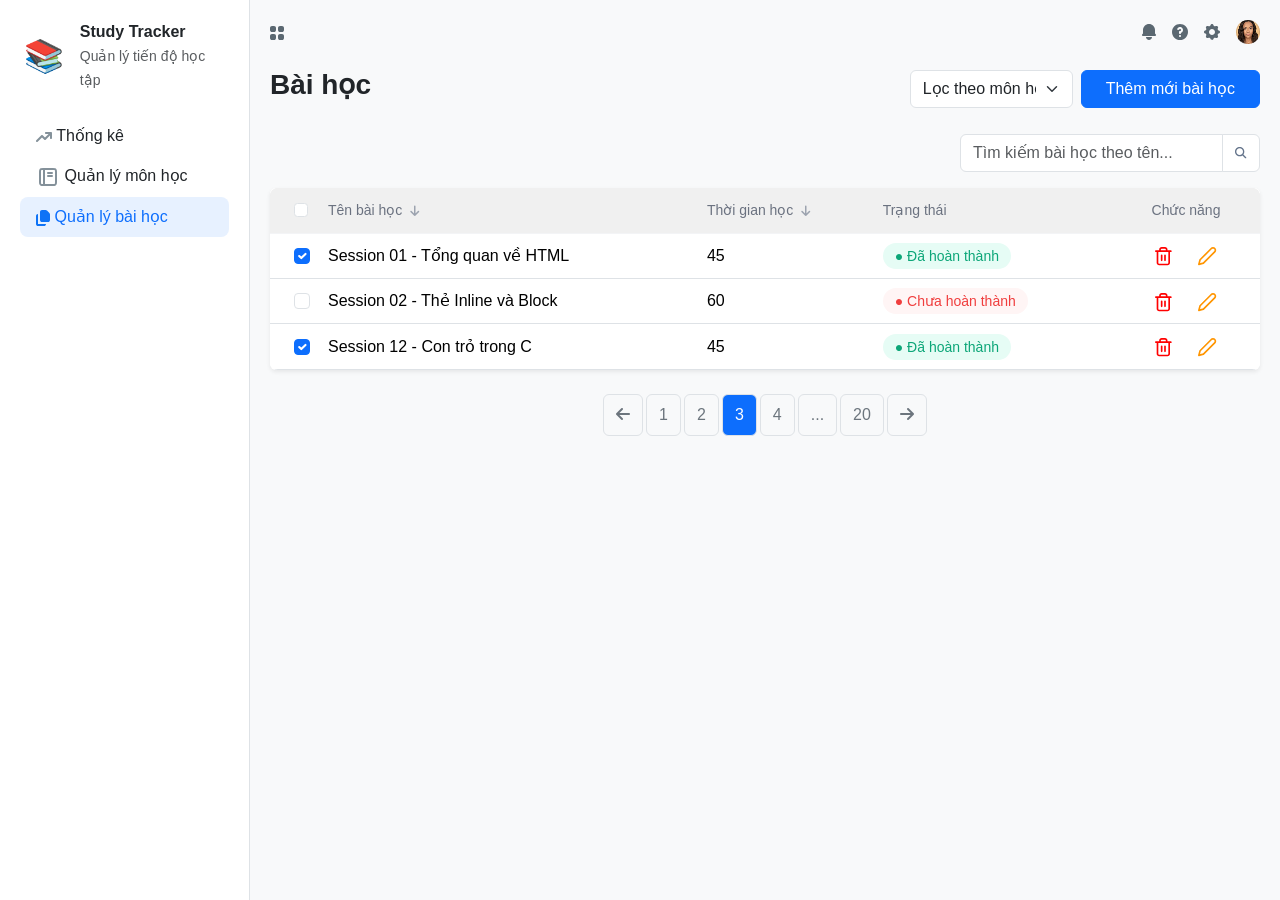
<file: Project_103B/pages/lession.html>
<!doctype html>
<html lang="vi">

<head>
  <meta charset="UTF-8" />
  <meta name="viewport" content="width=device-width, initial-scale=1.0" />
  <title>Study Tracker - Quản lý bài học</title>
  <link href="https://cdn.jsdelivr.net/npm/bootstrap@5.3.0/dist/css/bootstrap.min.css" rel="stylesheet" />
  <link rel="stylesheet" href="https://cdnjs.cloudflare.com/ajax/libs/font-awesome/6.4.0/css/all.min.css" />
  <link rel="stylesheet" href="../css/lession.css" />
</head>

<body>
  <div class="sidebar">
    <div class="d-flex align-items-center mb-4">
      <div class="logo-icon">📚</div>
      <div>
        <strong class="d-block">Study Tracker</strong>
        <small class="text-muted">Quản lý tiến độ học tập</small>
      </div>
    </div>
    <ul class="nav flex-column">
      <li class="nav-item">
        <a href="#" class="nav-link text-dark"><img src="../assets/icons/Vector.svg" alt="vector"> Thống kê</a>
      </li>
      <li class="nav-item">
        <a href="../pages/subject.html" class="nav-link text-dark"><img src="../assets/icons/subject.svg"
            alt="subject"></i> Quản lý môn học</a>
      </li>
      <li class="nav-item">
        <a href="../pages/lession.html" class="nav-link active"><img src="../assets/icons/blue-lession.svg"
            alt="blue-lession"> Quản lý bài học</a>
      </li>
    </ul>
  </div>

  <div class="main-content">
    <div class="d-flex justify-content-between align-items-center mb-4">
      <div class="grid-icon">
        <img src="../assets/icons/menu.svg" alt="Menu">
      </div>
      <div class="d-flex align-items-center gap-3">
           <img src="../assets/icons/notification.svg" alt="notification">
        <img src="../assets/icons/infor.svg" alt="i4">
        <img src="../assets/icons/setting.svg" alt="setting">
        <img src="../assets/images/Avatar w. photo.png" alt="avt">
      </div>
    </div>

    <div class="row mb-4 align-items-center">
      <div class="col-md-4">
        <h3 class="fw-bold">Bài học</h3>
      </div>
      <div class="col-md-8 d-flex justify-content-end gap-2">
        <select class="form-select w-25">
          <option>Lọc theo môn học</option>
          <option value="Session 01">Session 01 - Tổng quan về HTML</option>
          <option value="Session 02">Session 02 - Thẻ Inline và Block</option>
          <option value="Session 12">Session 12 - Thẻ Inline và Block</option>
        </select>
        <button class="btn btn-primary px-4">Thêm mới bài học</button>
      </div>
    </div>
    <div class="mb-3">
      <div class="input-group ms-auto" style="width: 300px">
        <input type="text" class="form-control" placeholder="Tìm kiếm bài học theo tên..." />
        <span class="input-group-text bg-white"><img src="../assets/icons/search.svg" alt="search"></span>
      </div>
    </div>
    <div class="card border-0 shadow-sm">
      <table class="table align-middle mb-0">
        <thead class="table-light">
          <tr class="text-muted" style="font-size: 0.9rem">
            <th class="ps-4" style="width: 50px">
              <input type="checkbox" class="form-check-input" />
            </th>
            <th>Tên bài học <i class="fa-solid fa-arrow-down ms-1"></i></th>
            <th>Thời gian học <i class="fa-solid fa-arrow-down ms-1"></i></th>
            <th>Trạng thái</th>
            <th class="text-center">Chức năng</th>
          </tr>
        </thead>
        <tbody>
          <tr>
            <td class="ps-4">
              <input type="checkbox" class="form-check-input" checked />
            </td>
            <td>Session 01 - Tổng quan về HTML</td>
            <td>45</td>
            <td><span class="status-active">● Đã hoàn thành</span></td>
            <td class="text-center">
              <button class="btn-action btn-delete">
                <img src="../assets/icons/rubbish.svg" alt="rubbish">
              </button>
              <button class="btn-action btn-edit">
                <img src="../assets/icons/pen.svg" alt="pen">
              </button>
            </td>
          </tr>
          <tr>
            <td class="ps-4">
              <input type="checkbox" class="form-check-input" />
            </td>
            <td>Session 02 - Thẻ Inline và Block</td>
            <td>60</td>
            <td><span class="status-inactive">● Chưa hoàn thành</span></td>
            <td class="text-center">
              <button class="btn-action btn-delete">
                <img src="../assets/icons/rubbish.svg" alt="rubbish">
              </button>
              <button class="btn-action btn-edit">
                <img src="../assets/icons/pen.svg" alt="pen">
              </button>
            </td>
          </tr>
          <tr>
            <td class="ps-4">
              <input type="checkbox" class="form-check-input" checked/>
            </td>
            <td>Session 12 - Con trỏ trong C</td>
            <td>45</td>
            <td><span class="status-active">● Đã hoàn thành</span></td>
            <td class="text-center">
              <button class="btn-action btn-delete">
                <img src="../assets/icons/rubbish.svg" alt="rubbish">
              </button>
              <button class="btn-action btn-edit">
                <img src="../assets/icons/pen.svg" alt="pen">
              </button>
            </td>
          </tr>
        </tbody>
      </table>
    </div>

    <nav class="mt-4">
      <ul class="pagination justify-content-center border-0 gap-1">
        <li class="page-item">
          <a class="page-link border rounded" href="#"><i class="fa-solid fa-arrow-left"></i></a>
        </li>
        <li class="page-item">
          <a class="page-link border rounded" href="#">1</a>
        </li>
        <li class="page-item">
          <a class="page-link border rounded" href="#">2</a>
        </li>
        <li class="page-item active">
          <a class="page-link border rounded" href="#">3</a>
        </li>
        <li class="page-item">
          <a class="page-link border rounded" href="#">4</a>
        </li>
        <li class="page-item">
          <a class="page-link border rounded" href="#">...</a>
        </li>
        <li class="page-item">
          <a class="page-link border rounded" href="#">20</a>
        </li>
        <li class="page-item">
          <a class="page-link border rounded" href="#"><i class="fa-solid fa-arrow-right"></i></a>
        </li>
      </ul>
    </nav>
  </div>
</body>

</html>
</file>
<file: Project_103B/css/lession.css>
body {
  background-color: #f8f9fa;
  font-family: sans-serif;
}

.logo-icon {
  font-size: 32px;
  margin-right: 12px;
  display: flex;
  align-items: center;
  justify-content: center;
  width: 48px;
  height: 48px;
}

.sidebar {
  width: 250px;
  height: 100vh;
  background: #fff;
  border-right: 1px solid #dee2e6;
  position: fixed;
  padding: 20px;
}

.main-content {
  margin-left: 250px;
  padding: 20px;
}

.table thead.table-light {
    background-color: rgb(240, 240, 240) !important;
}

.table thead th {
    background-color: rgb(240, 240, 240) !important; 
    color: #6b7280;           
    font-weight: 500;         
    font-size: 0.875rem;       
    text-transform: none;      
    border-bottom: 1px solid #f3f4f6; 
    padding-top: 12px;
    padding-bottom: 12px;
}

.table thead th i {
    color: #9ca3af;
    font-size: 0.75rem;
}

.status-active {
  background-color: #e6fcf5;
  color: #0ca678;
  border-radius: 20px;
  padding: 5px 12px;
  font-size: 14px;
}
.status-inactive {
  background-color: #fff5f5;
  color: #f03e3e;
  border-radius: 20px;
  padding: 5px 12px;
  font-size: 14px;
}

.nav-link.active {
  background-color: #e7f1ff;
  color: #0d6efd;
  border-radius: 8px;
}
.table {
  background: #fff;
  border-radius: 8px;
  overflow: hidden;
}

.btn-action {
  border: none;
  background: none;
  margin: 0 5px;
}
.btn-edit {
  color: #fcc419;
}
.btn-delete {
  color: #ff6b6b;
}

.pagination .page-link {
  color: #6c757d;
  background-color: transparent;
  border: 1px solid #dee2e6;
  padding: 8px 12px;
  font-weight: 500;
}

.pagination .page-item.active .page-link {
  background-color: #0d6efd;
  border-color: #0d6efd;
  color: #fff;
}

.table tbody tr:hover {
  background-color: #f1f3f5;
}

.btn-action {
  font-size: 1.1rem;
}
</file>
